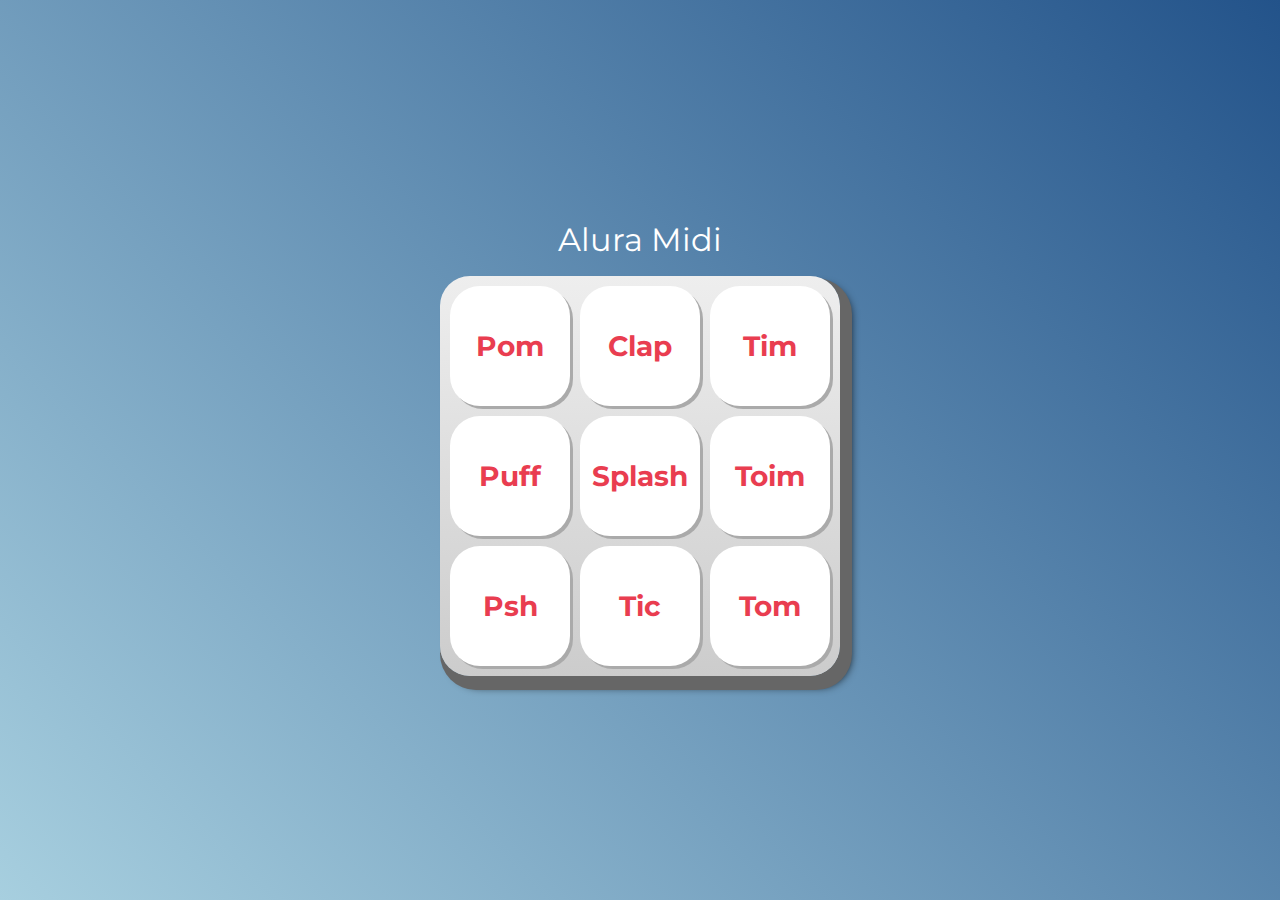
<file: projetos/Alura Midi/index.html>
<!DOCTYPE html>
<html lang="pt-BR">
<head>
    <meta charset="UTF-8">
    <meta http-equiv="X-UA-Compatible" content="IE=edge">
    <meta name="viewport" content="width=device-width, initial-scale=1.0">

    <title>Alura MIDI</title>

    <link rel="preconnect" href="https://fonts.googleapis.com">
    <link rel="preconnect" href="https://fonts.gstatic.com" crossorigin>
    <link href="https://fonts.googleapis.com/css2?family=Montserrat:wght@500;600&display=swap" rel="stylesheet">

    <link rel="icon" type="image/png" href="images/bateria.png">
    <link rel="stylesheet" href="css/reset.css">
    <link rel="stylesheet" href="css/estilos.css">
 
    

</head>
<body>

    <h1>Alura Midi</h1>

    <section class="teclado">
        <button class="tecla tecla_pom">Pom</button>
        <button class="tecla tecla_clap">Clap</button>
        <button class="tecla tecla_tim">Tim</button>

        <button class="tecla tecla_puff">Puff</button>
        <button class="tecla tecla_splash">Splash</button>
        <button class="tecla tecla_toim">Toim</button>

        <button class="tecla tecla_psh">Psh</button>
        <button class="tecla tecla_tic">Tic</button>
        <button class="tecla tecla_tom">Tom</button>
    </section>

    <audio src="sounds/keyq.wav" id="som_tecla_pom"></audio>
    <audio src="sounds/keyw.wav" id="som_tecla_clap"></audio>
    <audio src="sounds/keye.wav" id="som_tecla_tim"></audio>
    <audio src="sounds/keya.wav" id="som_tecla_puff"></audio>
    <audio src="sounds/keys.wav" id="som_tecla_splash"></audio>
    <audio src="sounds/keyd.wav" id="som_tecla_toim"></audio>
    <audio src="sounds/keyz.wav" id="som_tecla_psh"></audio>
    <audio src="sounds/keyx.wav" id="som_tecla_tic"></audio>
    <audio src="sounds/keyc.wav" id="som_tecla_tom"></audio>

    <script src="main.js" ></script>    
</body>
</html>
</file>
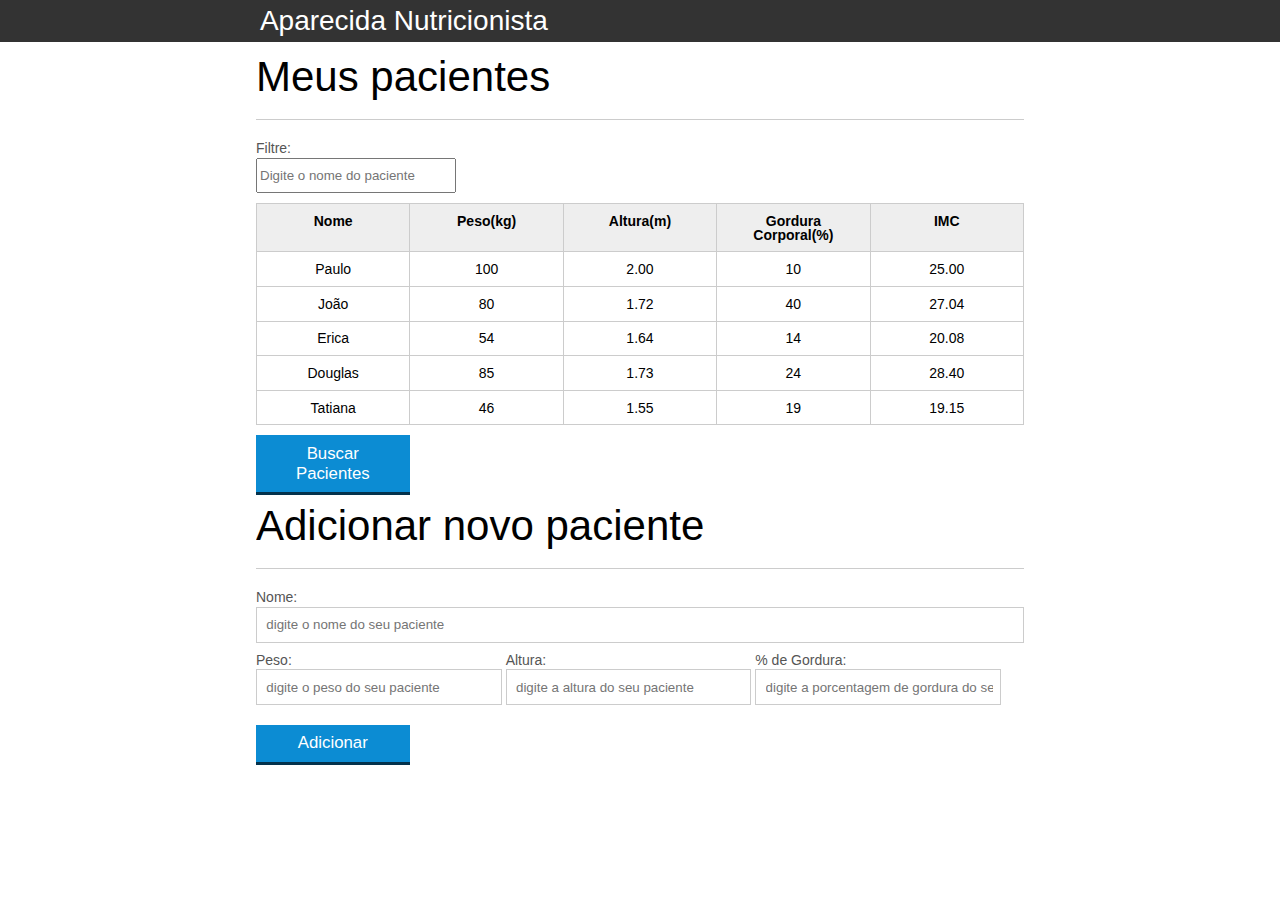
<file: projetos/Aparecida Nutricionista/index.html>
<!DOCTYPE html>
<html lang="pt-br">
	<head>
		<meta charset="UTF-8">
		<title>Aparecida Nutrição</title>
		<link rel="icon" href="favicon.ico" type="image/x-icon">
		<link rel="stylesheet" type="text/css" href="css/reset.css">
		<link rel="stylesheet" type="text/css" href="css/index.css">

	</head>
	<body>

		<header>
			<div class="container">
				<h2 class="titulo">Aparecida Nutrição</h2>
			</div>
		</header>
		<main>
			<section class="container">
				<h2>Meus pacientes</h2>
				<label for="filtrar-tabela">Filtre:</label>
				<input type="text" name="filtro" id="filtrar-tabela" placeholder="Digite o nome do paciente">
				<table>
					<thead>
						<tr>
							<th>Nome</th>
							<th>Peso(kg)</th>
							<th>Altura(m)</th>
							<th>Gordura Corporal(%)</th>
							<th>IMC</th>
						</tr>
					</thead>
					<tbody id="tabela-pacientes">
						<tr class="paciente" id="primeiro-paciente">
							<td class="info-nome">Paulo</td>
							<td class="info-peso">100</td>
							<td class="info-altura">2.00</td>
							<td class="info-gordura">10</td>
							<td class="info-imc">0</td>
						</tr>

						<tr class="paciente" >
							<td class="info-nome">João</td>
							<td class="info-peso">80</td>
							<td class="info-altura">1.72</td>
							<td class="info-gordura">40</td>
							<td class="info-imc">0</td>
						</tr>

						<tr class="paciente" >
							<td class="info-nome">Erica</td>
							<td class="info-peso">54</td>
							<td class="info-altura">1.64</td>
							<td class="info-gordura">14</td>
							<td class="info-imc">0</td>
						</tr>

						<tr class="paciente">
							<td class="info-nome">Douglas</td>
							<td class="info-peso">85</td>
							<td class="info-altura">1.73</td>
							<td class="info-gordura">24</td>
							<td class="info-imc">0</td>
						</tr>
						<tr class="paciente" >
							<td class="info-nome">Tatiana</td>
							<td class="info-peso">46</td>
							<td class="info-altura">1.55</td>
							<td class="info-gordura">19</td>
							<td class="info-imc">0</td>
						</tr>
					</tbody>
				</table>
				<span id="erro-ajax" class="invisivel">Erro ao buscar os pacientes</span>

				<button id="buscar-pacientes" class="botao bto-principal">Buscar Pacientes</button>

			</section>
		</main>

		<section class="container">
		    <h2 id="titulo-form">Adicionar novo paciente</h2>
			<ul id="mensagens-erro"></ul>
		    <form id="form-adiciona">
		        <div class="">
		            <label for="nome">Nome:</label>
		            <input id="nome" name="nome" type="text" placeholder="digite o nome do seu paciente" class="campo">
		        </div>
		        <div class="grupo">
		            <label for="peso">Peso:</label>
		            <input id="peso" name="peso" type="text" placeholder="digite o peso do seu paciente" class="campo campo-medio">
		        </div>
		        <div class="grupo">
		            <label for="altura">Altura:</label>
		            <input id="altura" name="altura" type="text" placeholder="digite a altura do seu paciente" class="campo campo-medio">
		        </div>
		        <div class="grupo">
		            <label for="gordura">% de Gordura:</label>
		            <input id="gordura" type="text" placeholder="digite a porcentagem de gordura do seu paciente" class="campo campo-medio">
		        </div>

		        <button id="adicionar-paciente" class="botao bto-principal">Adicionar</button>
		    </form>
		</section>

		<script src="js/calcula-imc.js" ></script>
		<script src="js/form.js" ></script>
		<script src="js/remover-paciente.js" ></script>
		<script src="js/filtra.js" ></script>
		<script src="js/buscar-pacientes.js" ></script>

	</body>
</html>
</file>
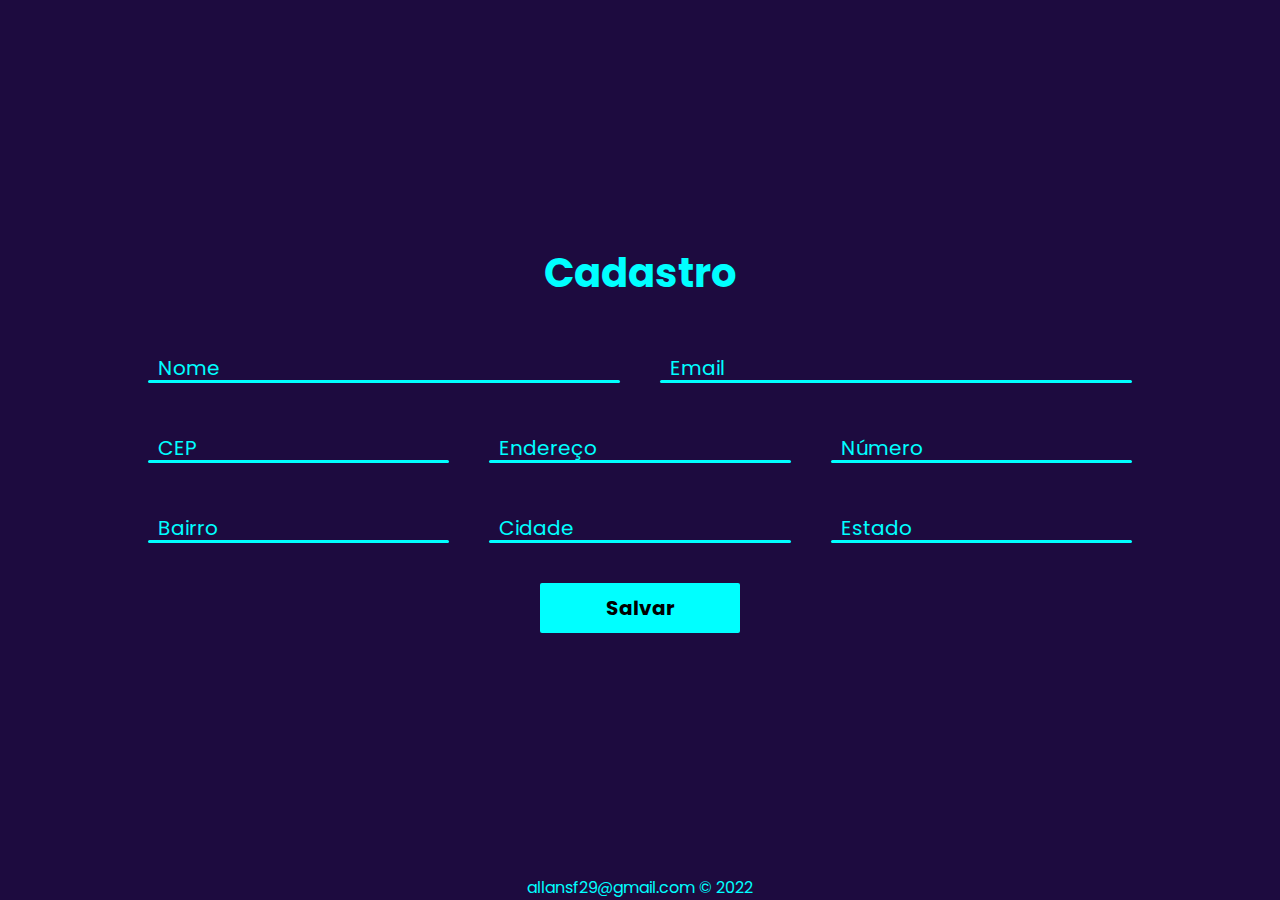
<file: projetos/Consumindo API CEP/index.html>
<!DOCTYPE html>
<html lang="pt-br">
<head>
    <meta charset="UTF-8">
    <meta name="viewport" content="width=device-width, initial-scale=1.0">
    <link rel="stylesheet" href="./css/style.css">
    <script src="./js/main.js" type='module' defer></script>
    <title>Cadastro</title>
</head>
<body>
    <main class="container">
        <h1 class="title">Cadastro</h1>
        <div class="row">
            <div class="inputbox">
                <input type="text" id="nome" required>
                <label for="nome">Nome</label>
            </div>
            <div class="inputbox">
                <input type="text" id="email"  required>
                <label for="email">Email</label>
            </div>
        </div>
        <div class="row">
            <div class="inputbox">
                <input type="text" id="cep"  required>
                <label for="cep">CEP</label>
            </div>
            <div class="inputbox">
                <input type="text" id="endereco"  required>
                <label for="endereco">Endereço</label>
            </div>
            <div class="inputbox">
                <input type="text" id="numero"  required>
                <label for="numero">Número</label>
            </div>
        </div>
        <div class="row">
            <div class="inputbox">
                <input type="text" id="bairro"  required>
                <label for="bairro">Bairro</label>
            </div>
            <div class="inputbox">
                <input type="text" id="cidade"  required>
                <label for="cidade">Cidade</label>
            </div>
            <div class="inputbox">
                <input type="text" id="estado"  required>
                <label for="estado">Estado</label>
            </div>
        </div>
        <div class="row">
            <button>Salvar</button>
        </div>
    </main>
    <footer>
        allansf29@gmail.com &#169 2022
    </footer>
</body>
</html>
</file>
<file: projetos/Alura Midi/css/estilos.css>
:root {
  --cinza: #aaa;
  --vermelha: #e93d50;
  --vermelha-escura: #af303f;
  --branca: #fff;
  --luz: rgb(229, 255, 0);
}

body {
  align-items: center;
  background: linear-gradient(45deg, #a7cfdf 0%,#23538a 100%);
  display: flex;
  justify-content: center;
  flex-direction: column;
  font-family: 'Montserrat', sans-serif;
  min-height: 100vh;
}

h1 {
  color: var(--branca);
  margin-bottom: 20px;
  font-size: 2rem;
}

.teclado {
  background: linear-gradient(to bottom, #eeeeee 0%,#cccccc 100%);
  box-shadow: 6px 8px 0 6px #666, 10px 10px 10px #000;
  border-radius: 30px;
  display: grid;
  gap: 10px;
  grid-template-columns: repeat(3, 1fr);
  padding: 10px;
}

.tecla {
  background-color: var(--branca);
  border-radius: 30px;
  box-shadow: 3px 3px 0 var(--cinza);
  color: var(--vermelha);
  cursor: pointer;
  height: 120px;
  font-size: 1.75em;
  font-weight: bold;
  line-height: 120px;
  text-align: center;
  width: 120px;
}

.tecla.ativa,
.tecla:active {
  background-color: var(--vermelha);
  border: 4px solid  var(--vermelha);
  box-shadow: 3px 3px 0 var(--vermelha-escura) inset;
  color: var(--branca);
  outline: none;
}

.tecla.focus,
.tecla:focus {
  outline: none;
  box-shadow: 1px 1px 10px var(--luz);
}

.tecla.active:focus,
.tecla:active:focus {
  box-shadow: 3px 3px 0 var(--vermelha-escura) inset, 1px 1px 10px var(--luz);
}
</file>
<file: projetos/Aparecida Nutricionista/css/index.css>
*{
	box-sizing: border-box;
 }

body{
	font-family: "Helvetica Neue", "Helvetica", Helvetica, Arial, sans-serif;
	font-size: 14px;
}

header{
	background-color: #333;
	height: 3em;
	color: #FFF;
	margin-bottom: 1em;
}

header h1{
	font-size: 2em;
	display:inline-block;
	vertical-align:	middle;
}
header h2{
	font-size: 2em;
	display:inline-block;
	vertical-align:	middle;
}

header .container:before{
	content: '';
	display:inline-block;
	height: 100%;
	vertical-align:	middle;
}

.container{
	width: 60%;
	height: 100%;
	margin: 0 auto;
}

section{
	margin: 2em 0;
	overflow: hidden;
}

section h2{
	font-size: 3em;
	display: block;
	padding-bottom: .5em;
	border-bottom: 1px solid #ccc;
	margin-bottom: .5em;
}

table{
	width: 100%;
	margin-bottom : .5em;
    table-layout: fixed;

}

td, th {
	padding: .7em;
	margin: 0;
	border: 1px solid #ccc;
	text-align: center;
}

th{
	font-weight: bold;
	background-color: #EEE;
}

label{
	color: #555;
	display: block;
	margin-bottom: .2em;
}

.campo{
	margin: 0;
	padding-bottom: 1em;
	width: 100%;
	border: 1px solid #ccc;
	padding: .7em;
	width: 100%;
}

.campo-medio{
	display: inline-block;
	padding-right: .5em;
}

.grupo{
	width: 32%;
	display: inline-block;
	padding: 10px 0px;
}

button{
	padding: .5em 2em;
	border: 0;
	border-bottom: 3px solid;
	font-size: 1.2em;
	cursor: pointer;
	margin: 0;
	margin-top: -3px;
	color: #fff;
	background-color:#0c8cd3;
	border-color: #04324c;
	width: 20%;
    display: block;
    clear: both;
    margin: 10px 0px;

}

button:active{
	margin-top:0px;
	border: 0;
}

button[disabled=disabled], button:disabled {
    background-color: gray;
	border-color: darkgray;

}

.adicionar-paciente{
    margin-top: 30px;
}

.campo-invalido{
	border: 1px solid red;
}

.paciente-invalido {
	background-color: lightcoral;
}

#mensagens-erro {
	color: red;
}

.fadeOut {
	opacity: 0;
	transition: 0.5s;
}

#filtrar-tabela {
	width: 200px;
	height: 35px;
	margin-bottom: 10px;
}

.invisivel {
	display: none;
}
</file>
<file: projetos/Consumindo API CEP/css/style.css>
@import url('https://fonts.googleapis.com/css2?family=Poppins:wght@400;500;600;700;800&display=swap');
* {
    margin: 0;
    padding: 0;
    box-sizing: border-box;
    font-family: 'Poppins', sans-serif;
}

:root {
    --bg-color: rgb(29, 11, 63);
    --primary-color: cyan
}

body {
    display: flex;
    flex-direction: column;
    justify-content: center;
    align-items: center;
    min-height: 100vh;
    background-color: var(--bg-color) ;
}

.container {
    flex-grow: 3;
    display: flex;
    flex-direction: column;
    justify-content: center;
    width: 80%;
    padding: 20px;
    gap: 40px;
}

.title {
    font-size: 40px;
    text-align: center;
    user-select: none;
    color: var(--primary-color);
}

.row {
    display: grid;
    grid-template-columns: repeat(auto-fit, minmax(200px, 1fr));
    gap: 40px;
}
.inputbox {
    position: relative;
    display: flex;
    flex-direction: column-reverse;
    height: 40px;
}

/* input::-webkit-outer-spin-button,
input::-webkit-inner-spin-button {
  -webkit-appearance: none;
} */

.inputbox label {
    position: relative;
    top:0;
    left: 10px;
    font-size: 20px;
    color: var(--primary-color);
    transition: .5s;
    cursor: text;
}

.inputbox input {
    position: absolute;
    background-color: var(--primary-color);
    width: 100%;
    height: 3px;
    bottom: 0;
    box-shadow: none;
    border: none;
    outline: none;
    border-radius: 2px;
    transition: .5s;
    font-size: 20px;
    font-weight: bold;
    padding: 0 10px;
}

.inputbox input:focus,
.inputbox input:valid {
    height: 100%;
}

.inputbox input:focus + label,
.inputbox input:valid + label {
    top: -40px;
    left: 0;
}

.container button {
    justify-self: center;
    width: 200px;
    height: 50px;
    border:none;
    outline: none;
    cursor: pointer;
    background-color: var(--primary-color);
    font-size: 20px;
    font-weight: bold;
    border-radius: 2px;
}

footer {
    color: var(--primary-color);
}
</file>
